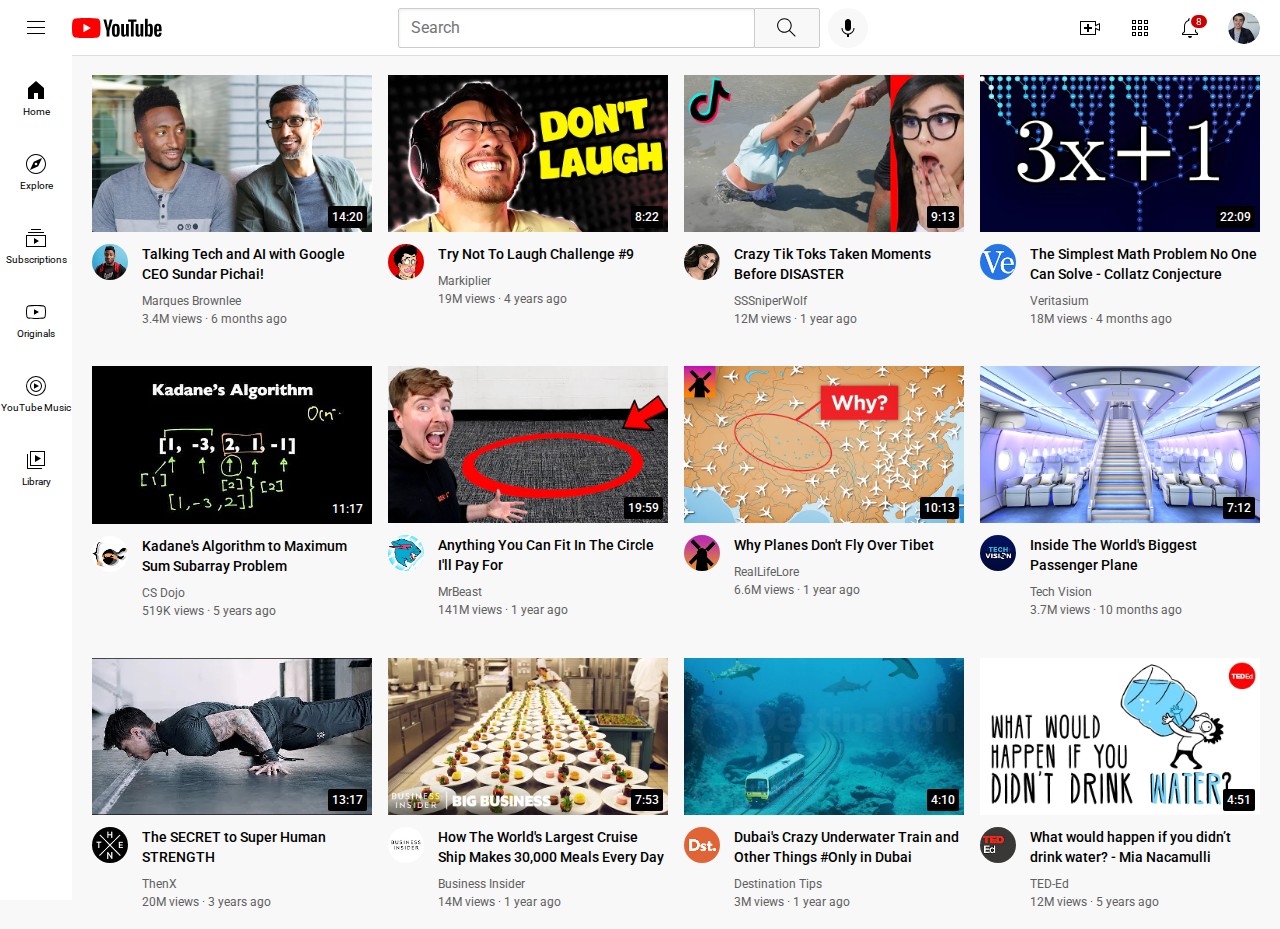
<file: index.html>
<!DOCTYPE html>
<html>
  <head>
    <title>Youtube.com Clone</title>
    <meta name="viewport" content="width=device-width, initial-scale=1">

    <link rel="preconnect" href="https://fonts.googleapis.com">
    <link rel="preconnect" href="https://fonts.gstatic.com" crossorigin>
    <link href="https://fonts.googleapis.com/css2?family=Montserrat:wght@400;700&family=Roboto:wght@400;500;700&display=swap" rel="stylesheet">
    
    <link rel="stylesheet" href="styles/general.css">
    <link rel="stylesheet" href="styles/header.css">
    <link rel="stylesheet" href="styles/video.css">
    <link rel="stylesheet" href="styles/sidebar.css">
  </head>
  <body>
    <div class="header">
      <div class="left-section">
        <img class="hamburger-menu" src="icons/hamburger-menu.svg">
        <img class="youtube-logo"src="icons/youtube-logo.svg">
      </div>
      <div class="middle-section">
        <input class="search-bar" type="text" placeholder="Search">
        <button class="search-button">
          <img class="search-icon"src="icons/search.svg">
          <div class="tooltip">Search</div>
        </button>
        <button class="voice-search-button">
          <img class="voice-search-icon"src="icons/voice-search-icon.svg">
          <div class="tooltip">Search with your voice</div>
        </button>
      </div>
      <div class="right-section">
        <div class="upload-icon-container">
          <img class="upload-icon"src="icons/upload.svg">
          <div class="tooltip">Create</div>
        </div>
        <div class="youtube-apps-icon-container">
          <img class="youtube-apps-icon" src="icons/youtube-apps.svg">
          <div class="tooltip">YouTube apps</div>
        </div>    
        <div class="notifications-icon-container">
          <img class="notifications-icon" 
          src="icons/notifications.svg">
          <div class="tooltip">Notifications</div>
          <div class="notifications-count">8</div>
        </div>
        
        <img 
        class="current-user-picture"
        src="channel-pictures/my-channel.jpeg">
      </div> 
    </div>

    <div class="sidebar">
      <div class="sidebar-link">
        <img src="icons/home.svg">
        <div>Home</div>
      </div>
      <div class="sidebar-link">
        <img src="icons/explore.svg">
        <div>Explore</div>
      </div>
      <div class="sidebar-link">
        <img src="icons/subscriptions.svg">
        <div>Subscriptions</div>
      </div>
      <div class="sidebar-link">
        <img src="icons/originals.svg">
        <div>Originals</div>
      </div>
      <div class="sidebar-link">
        <img src="icons/youtube-music.svg">
        <div>YouTube Music</div>
      </div>
      <div class="sidebar-link">
        <img src="icons/library.svg">
        <div>Library</div>
      </div>
    </div>

    <div class="video-grid">
      <div class="video-preview">
        <div class="thumbnail-row">
          <img class="thumbnail" src="thumbnails/thumbnail-1.webp">
          <div class="video-time">14:20</div>
        </div>
        <div class="video-info-grid">
          <div class="channel-picture">
            <div class="channel-profile-pic">
              <a href="https://www.youtube.com/c/mkbhd" target="_blank">
                <img class="profile-picture" src="channel-pictures/channel-1.jpeg">
              </a>
              <div class="video-tooltip">
                <div>
                  <img class="profile-picture-tooltip" src="channel-pictures/channel-1.jpeg">
                </div>
                <div style="margin-left: 5px;">
                  <p style="font-weight: bold; margin-bottom: 3px;">
                    Marques Brownlee</p>
                  <p style="font-size: 12px;">15M subscribers</p>
                </div> 
              </div>
            </div>
          </div>
          <div class="video-info">
            <p class="video-title">
              <a class="video-link" href="https://www.youtube.com/watch?v=n2RNcPRtAiY" target="_blank">Talking Tech and AI with Google CEO Sundar Pichai!</a>
            </p>
            <p class="video-author">
              <a class="channel-link" href="https://www.youtube.com/c/mkbhd" target="_blank">Marques Brownlee</a>
            </p>
            <p class="video-stat">
              3.4M views &#183; 6 months ago
            </p>
          </div>
        </div>      
      </div>
  
      <div class="video-preview">
        <div class="thumbnail-row">
          <img class="thumbnail" src="thumbnails/thumbnail-2.webp">
          <div class="video-time">8:22</div>
        </div>
        <div class="video-info-grid">
          <div class="channel-picture">
            <div class="channel-profile-pic">
              <a>
                <img class="profile-picture" src="channel-pictures/channel-2.jpeg">
              </a>
              <div class="video-tooltip">
                <div>
                  <img class="profile-picture-tooltip" src="channel-pictures/channel-2.jpeg">
                </div>
                <div style="margin-left: 5px;">
                  <p style="font-weight: bold; margin-bottom: 3px;">
                    Markiplier</p>
                  <p style="font-size: 12px;">30M subscribers</p>
                </div> 
              </div>
            </div>
          </div>
          <div class="video-info">
            <p class="video-title">
              Try Not To Laugh Challenge #9
            </p>
            <p class="video-author">
              Markiplier
            </p>
            <p class="video-stat">
              19M views &#183; 4 years ago
            </p>
          </div>
        </div>      
      </div>
  
      <div class="video-preview">
        <div class="thumbnail-row">
          <img class="thumbnail" src="thumbnails/thumbnail-3.webp">
          <div class="video-time">9:13</div>
        </div>
        <div class="video-info-grid">
          <div class="channel-picture">
            <div class="channel-profile-pic">
              <img class="profile-picture" src="channel-pictures/channel-3.jpeg">
            <div class="video-tooltip">
              <div>
                <img class="profile-picture-tooltip" src="channel-pictures/channel-3.jpeg">
              </div>
              <div style="margin-left: 5px;">
                <p style="font-weight: bold; margin-bottom: 3px;">
                  SSSniperWolf</p>
                <p style="font-size: 12px;">20M subscribers</p>
              </div> 
            </div>
            </div> 
          </div>
          <div class="video-info">
            <p class="video-title">
              Crazy Tik Toks Taken Moments Before DISASTER
            </p>
            <p class="video-author">
              SSSniperWolf
            </p>
            <p class="video-stat">
              12M views &#183; 1 year ago
            </p>
          </div>
        </div>      
      </div>
  
      <div class="video-preview">
        <div class="thumbnail-row">
          <img class="thumbnail" src="thumbnails/thumbnail-4.webp">
          <div class="video-time">22:09</div>
        </div>
        <div class="video-info-grid">
          <div class="channel-picture">
            <img class="profile-picture" src="channel-pictures/channel-4.jpeg">
          </div>
          <div class="video-info">
            <p class="video-title">
              The Simplest Math Problem No One Can Solve - Collatz Conjecture
            </p>
            <p class="video-author">
              Veritasium
            </p>
            <p class="video-stat">
              18M views &#183; 4 months ago
            </p>
          </div>
        </div>      
      </div>

      <div class="video-preview">
        <div class="thumbnail-row">
          <img class="thumbnail" src="thumbnails/thumbnail-5.webp">
          <div class="video-time">11:17</div>
        </div>
        <div class="video-info-grid">
          <div class="channel-picture">
            <img class="profile-picture" src="channel-pictures/channel-5.jpeg">
          </div>
          <div class="video-info">
            <p class="video-title">
              Kadane's Algorithm to Maximum Sum Subarray Problem
            </p>
            <p class="video-author">
              CS Dojo
            </p>
            <p class="video-stat">
              519K views &#183; 5 years ago
            </p>
          </div>
          </div>
        </div> 
        
        <div class="video-preview">
          <div class="thumbnail-row">
            <img class="thumbnail" src="thumbnails/thumbnail-6.webp">
            <div class="video-time">19:59</div>
          </div>
          <div class="video-info-grid">
            <div class="channel-picture">
              <img class="profile-picture" src="channel-pictures/channel-6.jpeg">
            </div>
            <div class="video-info">
              <p class="video-title">
                Anything You Can Fit In The Circle I'll Pay For
              </p>
              <p class="video-author">
                MrBeast
              </p>
              <p class="video-stat">
                141M views &#183; 1 year ago
              </p>
            </div>
          </div>
      </div>

      <div class="video-preview">
        <div class="thumbnail-row">
          <img class="thumbnail" src="thumbnails/thumbnail-7.webp">
          <div class="video-time">10:13</div>
        </div>
        <div class="video-info-grid">
          <div class="channel-picture">
            <img class="profile-picture" src="channel-pictures/channel-7.jpeg">
          </div>
          <div class="video-info">
            <p class="video-title">
              Why Planes Don't Fly Over Tibet
            </p>
            <p class="video-author">
              RealLifeLore
            </p>
            <p class="video-stat">
              6.6M views &#183; 1 year ago
            </p>
          </div>
        </div>
    </div>

    <div class="video-preview">
      <div class="thumbnail-row">
        <img class="thumbnail" src="thumbnails/thumbnail-8.webp">
        <div class="video-time">7:12</div>
      </div>
      <div class="video-info-grid">
        <div class="channel-picture">
          <img class="profile-picture" src="channel-pictures/channel-8.jpeg">
        </div>
        <div class="video-info">
          <p class="video-title">
            Inside The World's Biggest Passenger Plane
          </p>
          <p class="video-author">
            Tech Vision
          </p>
          <p class="video-stat">
            3.7M views &#183; 10 months ago
          </p>
        </div>
      </div>
    </div>

    <div class="video-preview">
      <div class="thumbnail-row">
        <img class="thumbnail" src="thumbnails/thumbnail-9.webp">
        <div class="video-time">13:17</div>
      </div>
      <div class="video-info-grid">
        <div class="channel-picture">
          <img class="profile-picture" src="channel-pictures/channel-9.jpeg">
        </div>
        <div class="video-info">
          <p class="video-title">
            The SECRET to Super Human STRENGTH
          </p>
          <p class="video-author">
            ThenX
          </p>
          <p class="video-stat">
            20M views &#183; 3 years ago
          </p>
        </div>
      </div>
    </div>

    <div class="video-preview">
      <div class="thumbnail-row">
        <img class="thumbnail" src="thumbnails/thumbnail-10.webp">
        <div class="video-time">7:53</div>
      </div>
      <div class="video-info-grid">
        <div class="channel-picture">
          <img class="profile-picture" src="channel-pictures/channel-10.jpeg">
        </div>
        <div class="video-info">
          <p class="video-title">
            How The World's Largest Cruise Ship Makes 30,000 Meals Every Day
          </p>
          <p class="video-author">
            Business Insider
          </p>
          <p class="video-stat">
            14M views &#183; 1 year ago
          </p>
        </div>
      </div>
    </div>

    <div class="video-preview">
      <div class="thumbnail-row">
        <img class="thumbnail" src="thumbnails/thumbnail-11.webp">
        <div class="video-time">4:10</div>
      </div>
      <div class="video-info-grid">
        <div class="channel-picture">
          <img class="profile-picture" src="channel-pictures/channel-11.jpeg">
        </div>
        <div class="video-info">
          <p class="video-title">
            Dubai's Crazy Underwater Train and Other Things #Only in Dubai
          </p>
          <p class="video-author">
            Destination Tips
          </p>
          <p class="video-stat">
            3M views &#183; 1 year ago
          </p>
        </div>
      </div>
    </div>

    <div class="video-preview">
      <div class="thumbnail-row">
        <img class="thumbnail" src="thumbnails/thumbnail-12.webp">
        <div class="video-time">4:51</div>
      </div>
      <div class="video-info-grid">
        <div class="channel-picture">
          <img class="profile-picture" src="channel-pictures/channel-12.jpeg">
        </div>
        <div class="video-info">
          <p class="video-title">
            What would happen if you didn’t drink water? - Mia Nacamulli
          </p>
          <p class="video-author">
            TED-Ed
          </p>
          <p class="video-stat">
            12M views &#183; 5 years ago
          </p>
        </div>
      </div>
    </div>
  </div>

  </body>
</html>
</file>
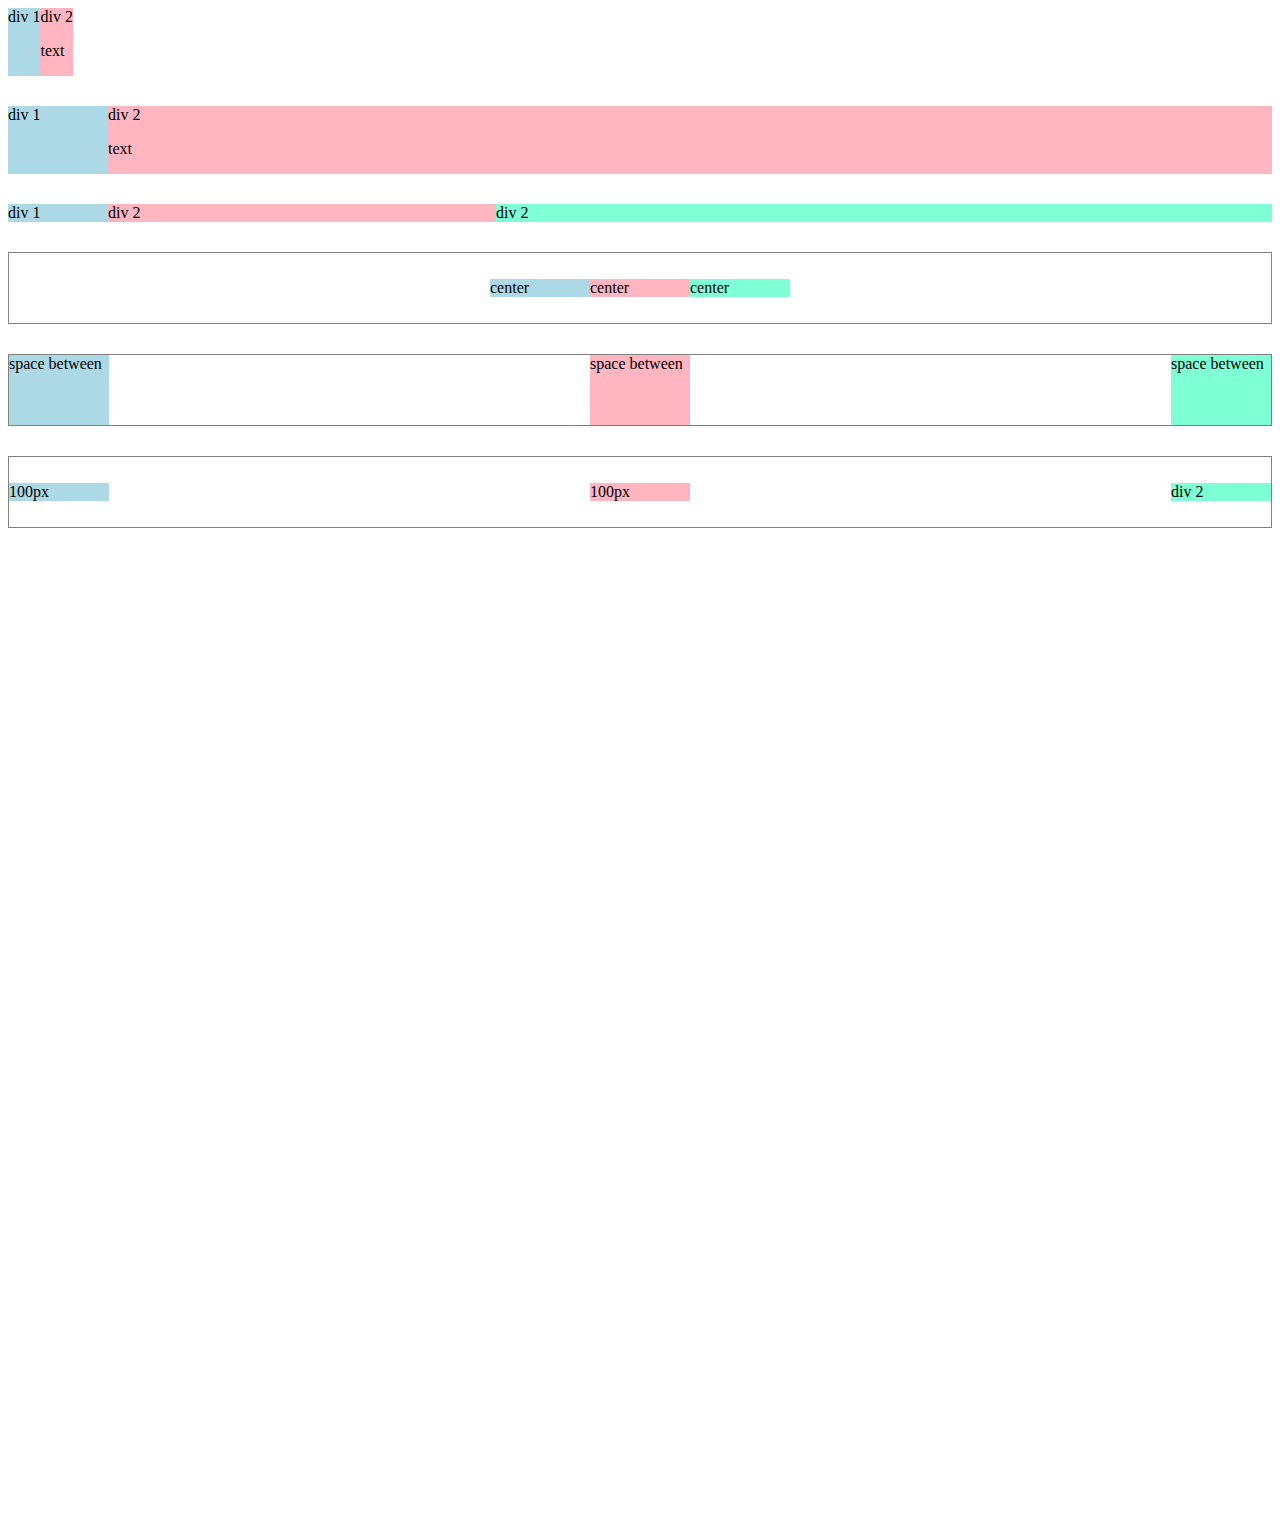
<file: flexbox.html>
<!DOCTYPE html>
<html>
  <head>
    <title>Flexbox Practice</title>
  </head>
  <body style="padding-bottom: 1000px;">

    <div style=" 
      display: flex;
      flex-direction: row;">
      <div style="background-color: lightblue;">div 1</div>
      <div style="background-color: lightpink;">div 2<p>text</p></div>
    </div>

    <div style="
      margin-top: 30px;
      display: flex;
      flex-direction: row;">
      <div style="
        background-color: lightblue;
        width: 100px;">div 1</div>
      <div style="
        background-color: lightpink;
        flex: 1;">div 2<p>text</p></div>
    </div>

    <div style="
      margin-top: 30px;
      display: flex;
      flex-direction: row;">
      <div style="
        background-color: lightblue;
        width: 100px;">div 1</div>
      <div style="
        background-color: lightpink;
        flex: 1;">div 2</div>
      <div style="
      background-color: aquamarine;
      flex: 2;">div 2</div>
    </div>

    <div style="
        margin-top: 30px;
        height: 70px;
        border-width: 1px;
        border-style: solid;
        border-color: gray;
        display: flex;
        flex-direction: row;
        justify-content: center;
        align-items: center;">
      <div style="
        background-color: lightblue;
        width: 100px;
        ">center</div>
      <div style="
        background-color: lightpink;
        width: 100px;
        ">center</div>
      <div style="
        background-color: aquamarine;
        width: 100px;
        ">center</div>
      </div>

      <div style="
        margin-top: 30px;
        height: 70px;
        border-width: 1px;
        border-style: solid;
        border-color: gray;
        display: flex;
        flex-direction: row;
        justify-content: space-between;">
      <div style="
        background-color: lightblue;
        width: 100px;
        ">space between</div>
      <div style="
        background-color: lightpink;
        width: 100px;
        ">space between</div>
      <div style="
        background-color: aquamarine;
        width: 100px;
        ">space between</div>
      </div>

      <div style="
        margin-top: 30px;
        height: 70px;
        border-width: 1px;
        border-style: solid;
        border-color: gray;
        display: flex;
        flex-direction: row;
        justify-content: space-between;
        align-items: center;">
      <div style="
        background-color: lightblue;
        width: 100px;
        ">100px</div>
      <div style="
        background-color: lightpink;
        width: 100px;
        ">100px</div>
      <div style="
        background-color: aquamarine;
        width: 100px;
        ">div 2</div>
      </div>
  </body>
</html>
</file>
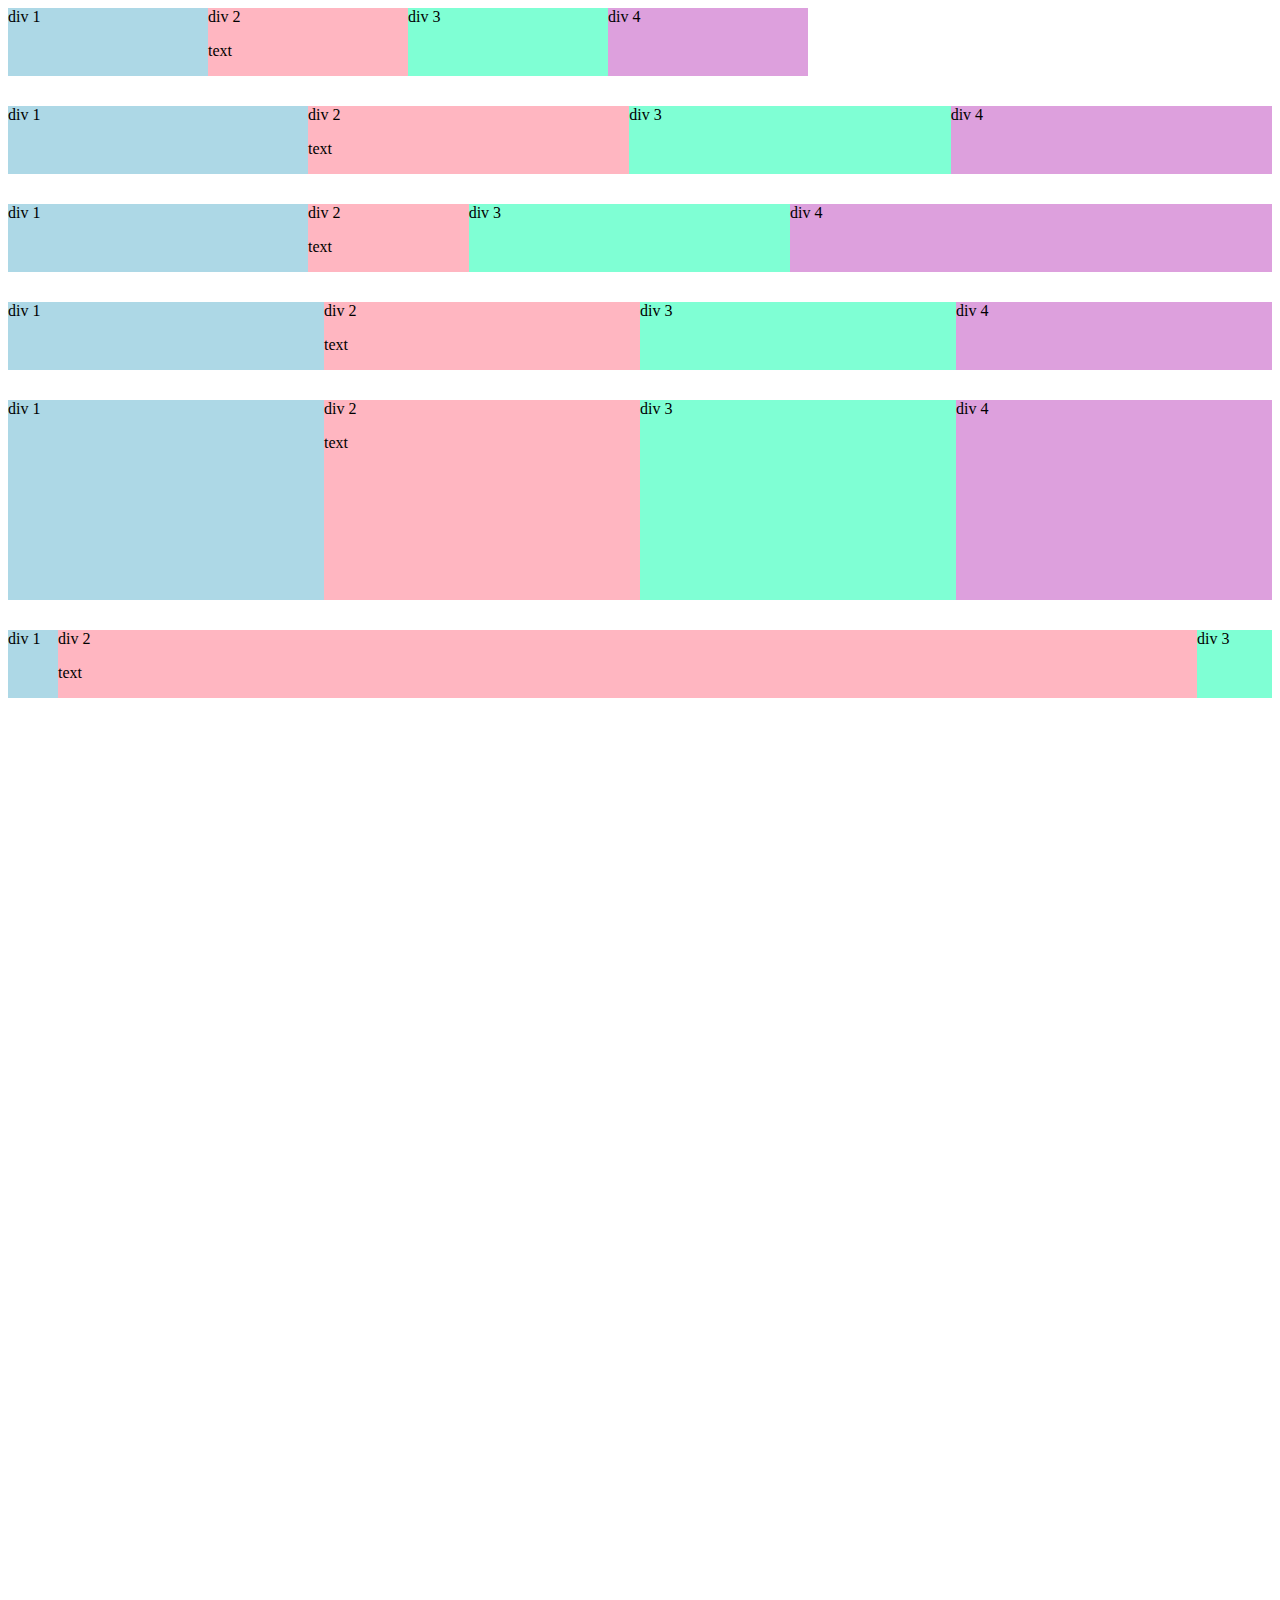
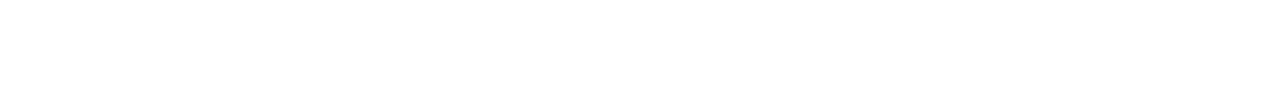
<file: grid.html>
<!DOCTYPE html>
<html>
  <head>
    <title>Grid Practice</title>
  </head>
  <body style="padding-bottom: 1000px;">
    <div style="
     
      display: grid;
      grid-template-columns: 200px 200px 200px 200px;">
      <div style="background-color: lightblue;">div 1</div>
      <div style="background-color: lightpink;">div 2<p>text</p></div>
      <div style="background-color: aquamarine;">div 3</div>
      <div style="background-color: plum;">div 4</div>
    </div>

    <div style="
      margin-top: 30px;
      display: grid;
      grid-template-columns: 300px 1fr 1fr 1fr;">
      <div style="background-color: lightblue;">div 1</div>
      <div style="background-color: lightpink;">div 2<p>text</p></div>
      <div style="background-color: aquamarine;">div 3</div>
      <div style="background-color: plum;">div 4</div>
    </div>

    <div style="
      margin-top: 30px;
      display: grid;
      grid-template-columns: 300px 1fr 2fr 3fr;">
      <div style="background-color: lightblue;">div 1</div>
      <div style="background-color: lightpink;">div 2<p>text</p></div>
      <div style="background-color: aquamarine;">div 3</div>
      <div style="background-color: plum;">div 4</div>
    </div>

    <div style="
      margin-top: 30px;
      display: grid;
      grid-template-columns: 1fr 1fr 1fr 1fr;">
      <div style="background-color: lightblue;">div 1</div>
      <div style="background-color: lightpink;">div 2<p>text</p></div>
      <div style="background-color: aquamarine;">div 3</div>
      <div style="background-color: plum;">div 4</div>
    </div>

    <div style="
      margin-top: 30px;
      display: grid;
      grid-template-columns: 1fr 1fr 1fr 1fr;">
      <div style="background-color: lightblue;height: 200px;">div 1</div>
      <div style="background-color: lightpink; height: 200px;">div 2<p>text</p></div>
      <div style="background-color: aquamarine; height: 200px;">div 3</div>
      <div style="background-color: plum; height: 200px;">div 4</div>
    </div>

    <div style="
      margin-top: 30px;
      display: grid;
      grid-template-columns: 50px 1fr 75px;">
      <div style="background-color: lightblue;">div 1</div>
      <div style="background-color: lightpink;">div 2<p>text</p></div>
      <div style="background-color: aquamarine;">div 3</div>
    </div>
  </body>
</html>
</file>
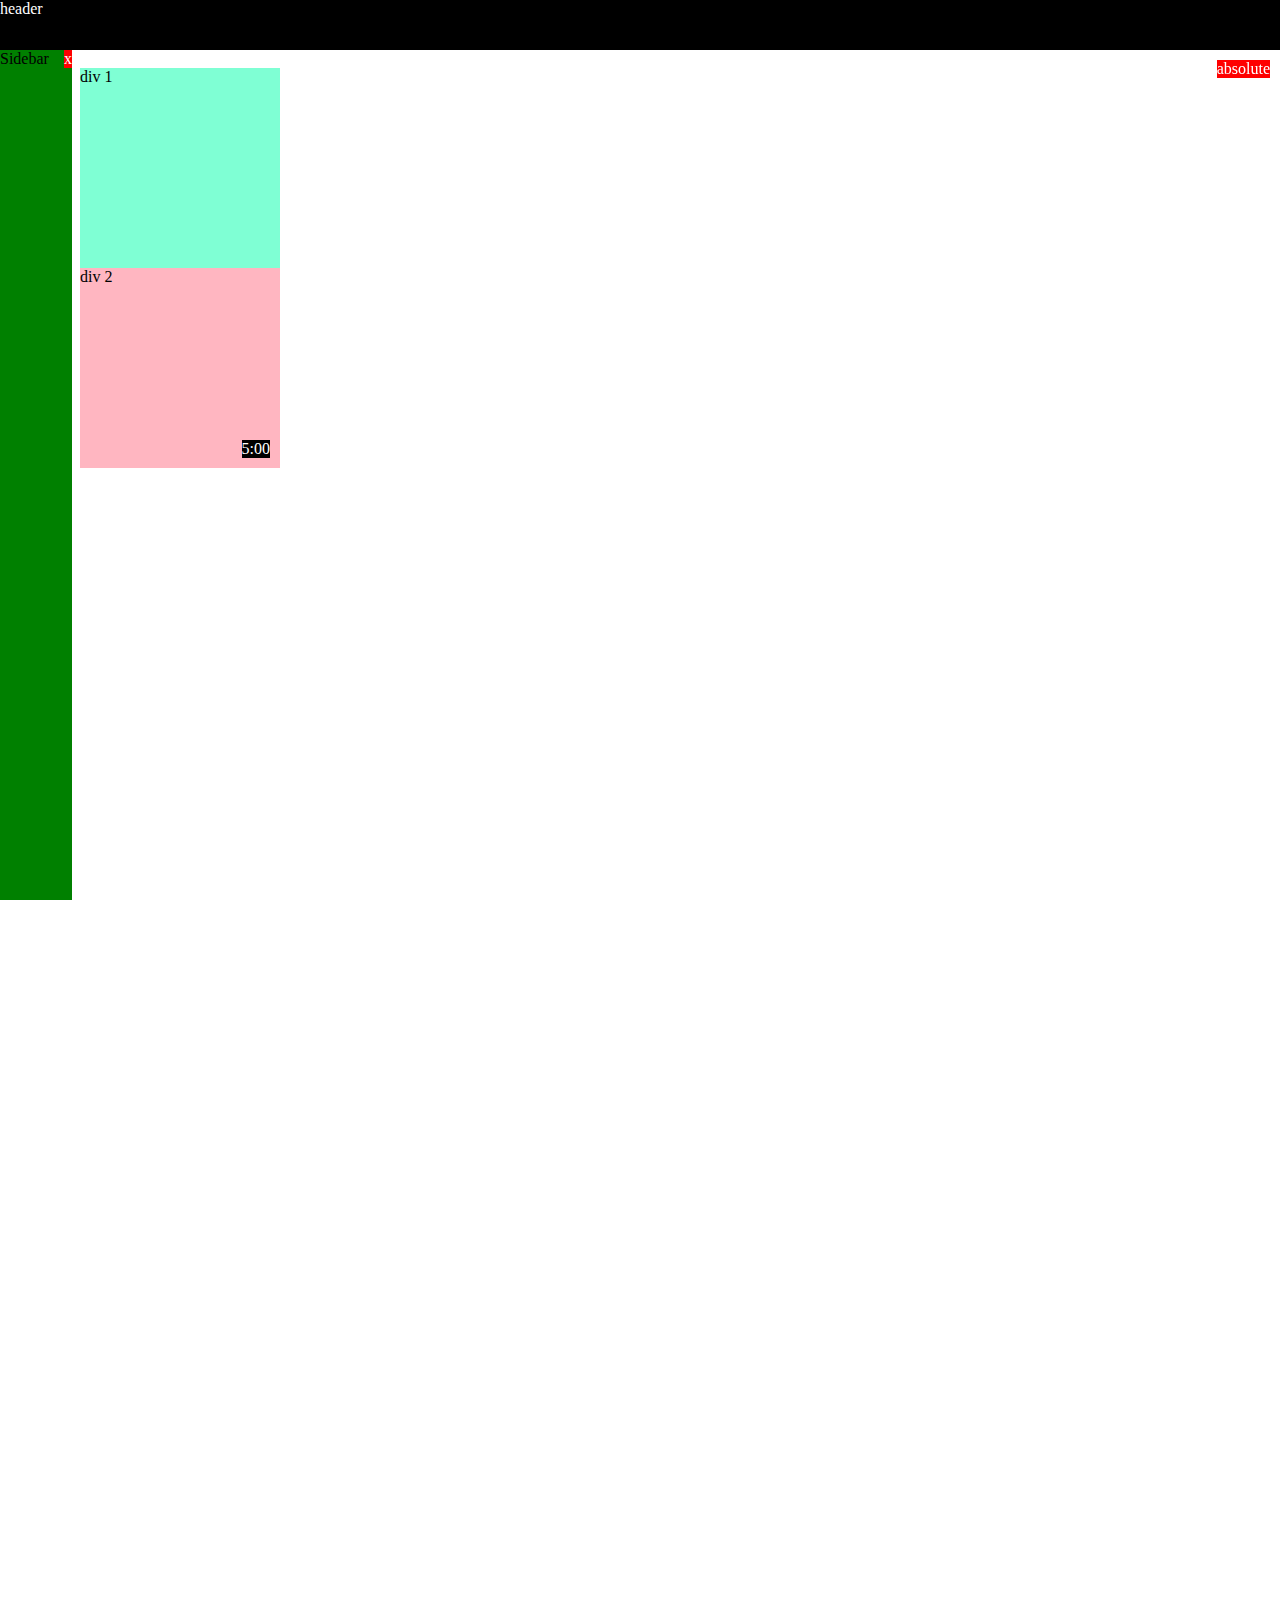
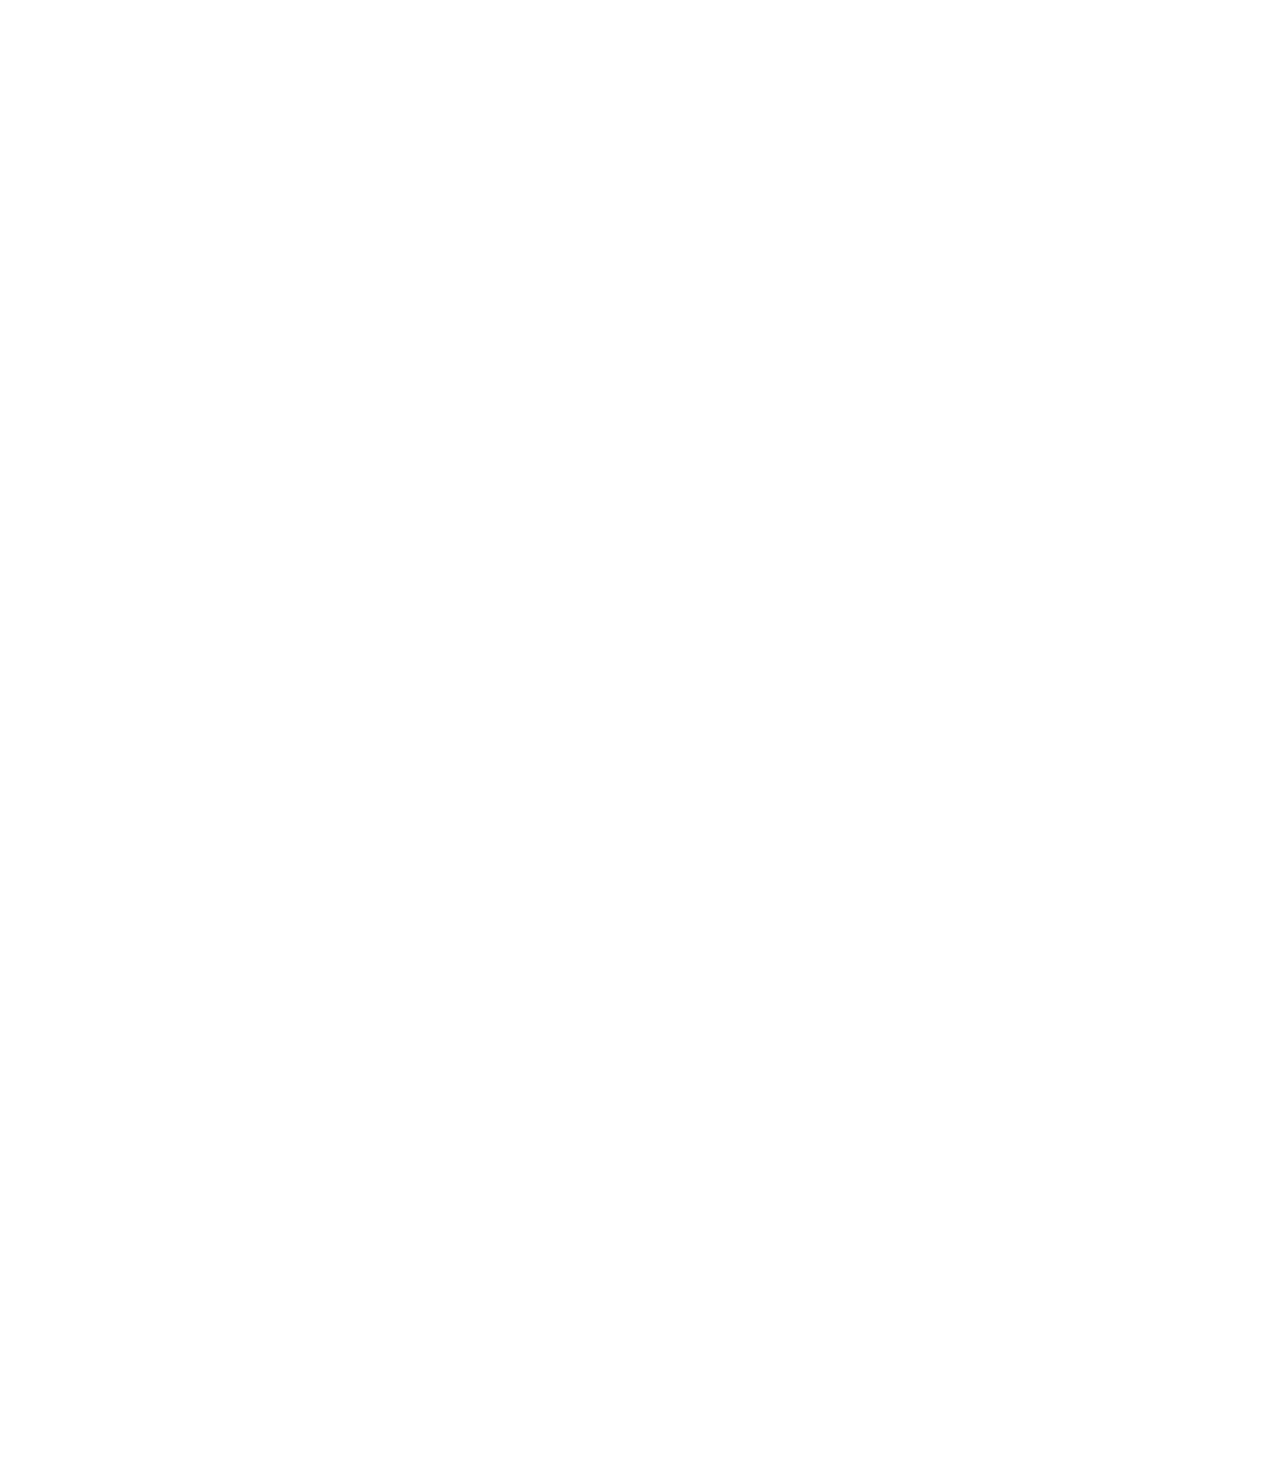
<file: position.html>
<!DOCTYPE html>
<html>
  <head>
    <title>Position Practice</title>
  </head>
  <body style="
    height: 3000px;
    padding-top: 60px;
    padding-left: 72px;
    ">
    <div style="
      background-color: black;
      color: white;
      position: fixed;
      top: 0;
      left: 0;
      right: 0;
      height: 50px;
      ">header</div>

     <div style="
      background-color: green;
      position: fixed;
      top: 50px;
      left: 0;
      bottom: 0;
      width: 72px;">
      Sidebar
      <div style="
        position: absolute;
        background-color: red;
        color: white;
        top: 0;
        right: 0;
      ">
        x
      </div>
     </div>

    <div style="
      position: absolute;
      background-color: red;
      color: white;
      top: 60px;
      right: 10px;
    ">
     absolute
    </div>     


    <div style="
      background-color: aquamarine;
      height: 200px;
      width: 200px;
      position: static;
      ">div 1</div>
    <div style="
    background-color: lightpink;
    height: 200px;
    width: 200px;
    position: relative;
    ">div 2
      <div style="
      position: absolute;
      background-color: black;
      color: white;
      bottom: 10px;
      right: 10px;
    ">
     5:00
    </div>
  </div>

  </body>
</html>
</file>
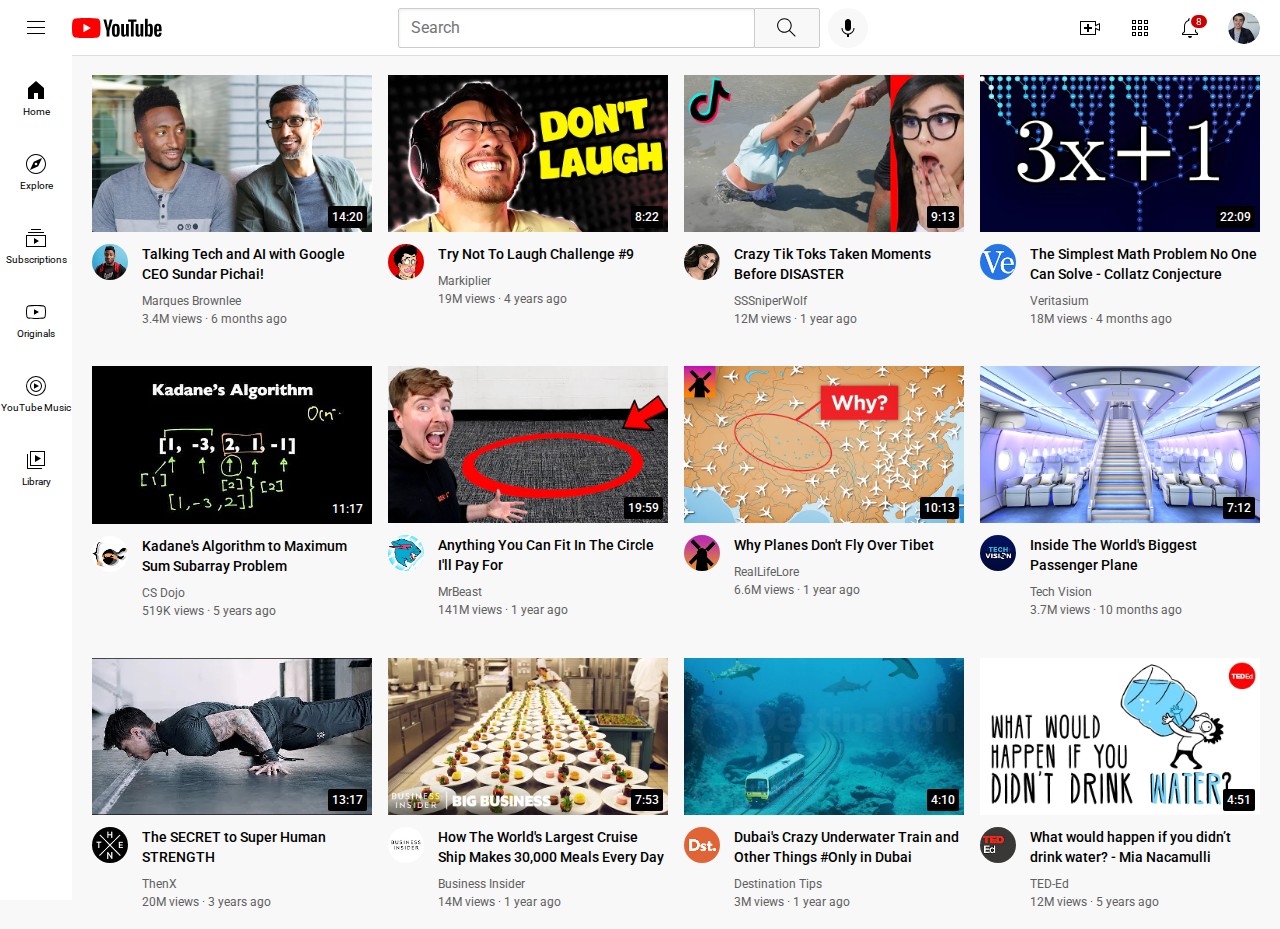
<file: youtube.html>
<!DOCTYPE html>
<html>
  <head>
    <title>Youtube.com Clone</title>
    <meta name="viewport" content="width=device-width, initial-scale=1">

    <link rel="preconnect" href="https://fonts.googleapis.com">
    <link rel="preconnect" href="https://fonts.gstatic.com" crossorigin>
    <link href="https://fonts.googleapis.com/css2?family=Montserrat:wght@400;700&family=Roboto:wght@400;500;700&display=swap" rel="stylesheet">
    
    <link rel="stylesheet" href="styles/general.css">
    <link rel="stylesheet" href="styles/header.css">
    <link rel="stylesheet" href="styles/video.css">
    <link rel="stylesheet" href="styles/sidebar.css">
  </head>
  <body>
    <div class="header">
      <div class="left-section">
        <img class="hamburger-menu" src="icons/hamburger-menu.svg">
        <img class="youtube-logo"src="icons/youtube-logo.svg">
      </div>
      <div class="middle-section">
        <input class="search-bar" type="text" placeholder="Search">
        <button class="search-button">
          <img class="search-icon"src="icons/search.svg">
          <div class="tooltip">Search</div>
        </button>
        <button class="voice-search-button">
          <img class="voice-search-icon"src="icons/voice-search-icon.svg">
          <div class="tooltip">Search with your voice</div>
        </button>
      </div>
      <div class="right-section">
        <div class="upload-icon-container">
          <img class="upload-icon"src="icons/upload.svg">
          <div class="tooltip">Create</div>
        </div>
        <div class="youtube-apps-icon-container">
          <img class="youtube-apps-icon" src="icons/youtube-apps.svg">
          <div class="tooltip">YouTube apps</div>
        </div>    
        <div class="notifications-icon-container">
          <img class="notifications-icon" 
          src="icons/notifications.svg">
          <div class="tooltip">Notifications</div>
          <div class="notifications-count">8</div>
        </div>
        
        <img 
        class="current-user-picture"
        src="channel-pictures/my-channel.jpeg">
      </div> 
    </div>

    <div class="sidebar">
      <div class="sidebar-link">
        <img src="icons/home.svg">
        <div>Home</div>
      </div>
      <div class="sidebar-link">
        <img src="icons/explore.svg">
        <div>Explore</div>
      </div>
      <div class="sidebar-link">
        <img src="icons/subscriptions.svg">
        <div>Subscriptions</div>
      </div>
      <div class="sidebar-link">
        <img src="icons/originals.svg">
        <div>Originals</div>
      </div>
      <div class="sidebar-link">
        <img src="icons/youtube-music.svg">
        <div>YouTube Music</div>
      </div>
      <div class="sidebar-link">
        <img src="icons/library.svg">
        <div>Library</div>
      </div>
    </div>

    <div class="video-grid">
      <div class="video-preview">
        <div class="thumbnail-row">
          <img class="thumbnail" src="thumbnails/thumbnail-1.webp">
          <div class="video-time">14:20</div>
        </div>
        <div class="video-info-grid">
          <div class="channel-picture">
            <div class="channel-profile-pic">
              <a href="https://www.youtube.com/c/mkbhd" target="_blank">
                <img class="profile-picture" src="channel-pictures/channel-1.jpeg">
              </a>
              <div class="video-tooltip">
                <div>
                  <img class="profile-picture-tooltip" src="channel-pictures/channel-1.jpeg">
                </div>
                <div style="margin-left: 5px;">
                  <p style="font-weight: bold; margin-bottom: 3px;">
                    Marques Brownlee</p>
                  <p style="font-size: 12px;">15M subscribers</p>
                </div> 
              </div>
            </div>
          </div>
          <div class="video-info">
            <p class="video-title">
              <a class="video-link" href="https://www.youtube.com/watch?v=n2RNcPRtAiY" target="_blank">Talking Tech and AI with Google CEO Sundar Pichai!</a>
            </p>
            <p class="video-author">
              <a class="channel-link" href="https://www.youtube.com/c/mkbhd" target="_blank">Marques Brownlee</a>
            </p>
            <p class="video-stat">
              3.4M views &#183; 6 months ago
            </p>
          </div>
        </div>      
      </div>
  
      <div class="video-preview">
        <div class="thumbnail-row">
          <img class="thumbnail" src="thumbnails/thumbnail-2.webp">
          <div class="video-time">8:22</div>
        </div>
        <div class="video-info-grid">
          <div class="channel-picture">
            <div class="channel-profile-pic">
              <a>
                <img class="profile-picture" src="channel-pictures/channel-2.jpeg">
              </a>
              <div class="video-tooltip">
                <div>
                  <img class="profile-picture-tooltip" src="channel-pictures/channel-2.jpeg">
                </div>
                <div style="margin-left: 5px;">
                  <p style="font-weight: bold; margin-bottom: 3px;">
                    Markiplier</p>
                  <p style="font-size: 12px;">30M subscribers</p>
                </div> 
              </div>
            </div>
          </div>
          <div class="video-info">
            <p class="video-title">
              Try Not To Laugh Challenge #9
            </p>
            <p class="video-author">
              Markiplier
            </p>
            <p class="video-stat">
              19M views &#183; 4 years ago
            </p>
          </div>
        </div>      
      </div>
  
      <div class="video-preview">
        <div class="thumbnail-row">
          <img class="thumbnail" src="thumbnails/thumbnail-3.webp">
          <div class="video-time">9:13</div>
        </div>
        <div class="video-info-grid">
          <div class="channel-picture">
            <div class="channel-profile-pic">
              <img class="profile-picture" src="channel-pictures/channel-3.jpeg">
            <div class="video-tooltip">
              <div>
                <img class="profile-picture-tooltip" src="channel-pictures/channel-3.jpeg">
              </div>
              <div style="margin-left: 5px;">
                <p style="font-weight: bold; margin-bottom: 3px;">
                  SSSniperWolf</p>
                <p style="font-size: 12px;">20M subscribers</p>
              </div> 
            </div>
            </div> 
          </div>
          <div class="video-info">
            <p class="video-title">
              Crazy Tik Toks Taken Moments Before DISASTER
            </p>
            <p class="video-author">
              SSSniperWolf
            </p>
            <p class="video-stat">
              12M views &#183; 1 year ago
            </p>
          </div>
        </div>      
      </div>
  
      <div class="video-preview">
        <div class="thumbnail-row">
          <img class="thumbnail" src="thumbnails/thumbnail-4.webp">
          <div class="video-time">22:09</div>
        </div>
        <div class="video-info-grid">
          <div class="channel-picture">
            <img class="profile-picture" src="channel-pictures/channel-4.jpeg">
          </div>
          <div class="video-info">
            <p class="video-title">
              The Simplest Math Problem No One Can Solve - Collatz Conjecture
            </p>
            <p class="video-author">
              Veritasium
            </p>
            <p class="video-stat">
              18M views &#183; 4 months ago
            </p>
          </div>
        </div>      
      </div>

      <div class="video-preview">
        <div class="thumbnail-row">
          <img class="thumbnail" src="thumbnails/thumbnail-5.webp">
          <div class="video-time">11:17</div>
        </div>
        <div class="video-info-grid">
          <div class="channel-picture">
            <img class="profile-picture" src="channel-pictures/channel-5.jpeg">
          </div>
          <div class="video-info">
            <p class="video-title">
              Kadane's Algorithm to Maximum Sum Subarray Problem
            </p>
            <p class="video-author">
              CS Dojo
            </p>
            <p class="video-stat">
              519K views &#183; 5 years ago
            </p>
          </div>
          </div>
        </div> 
        
        <div class="video-preview">
          <div class="thumbnail-row">
            <img class="thumbnail" src="thumbnails/thumbnail-6.webp">
            <div class="video-time">19:59</div>
          </div>
          <div class="video-info-grid">
            <div class="channel-picture">
              <img class="profile-picture" src="channel-pictures/channel-6.jpeg">
            </div>
            <div class="video-info">
              <p class="video-title">
                Anything You Can Fit In The Circle I'll Pay For
              </p>
              <p class="video-author">
                MrBeast
              </p>
              <p class="video-stat">
                141M views &#183; 1 year ago
              </p>
            </div>
          </div>
      </div>

      <div class="video-preview">
        <div class="thumbnail-row">
          <img class="thumbnail" src="thumbnails/thumbnail-7.webp">
          <div class="video-time">10:13</div>
        </div>
        <div class="video-info-grid">
          <div class="channel-picture">
            <img class="profile-picture" src="channel-pictures/channel-7.jpeg">
          </div>
          <div class="video-info">
            <p class="video-title">
              Why Planes Don't Fly Over Tibet
            </p>
            <p class="video-author">
              RealLifeLore
            </p>
            <p class="video-stat">
              6.6M views &#183; 1 year ago
            </p>
          </div>
        </div>
    </div>

    <div class="video-preview">
      <div class="thumbnail-row">
        <img class="thumbnail" src="thumbnails/thumbnail-8.webp">
        <div class="video-time">7:12</div>
      </div>
      <div class="video-info-grid">
        <div class="channel-picture">
          <img class="profile-picture" src="channel-pictures/channel-8.jpeg">
        </div>
        <div class="video-info">
          <p class="video-title">
            Inside The World's Biggest Passenger Plane
          </p>
          <p class="video-author">
            Tech Vision
          </p>
          <p class="video-stat">
            3.7M views &#183; 10 months ago
          </p>
        </div>
      </div>
    </div>

    <div class="video-preview">
      <div class="thumbnail-row">
        <img class="thumbnail" src="thumbnails/thumbnail-9.webp">
        <div class="video-time">13:17</div>
      </div>
      <div class="video-info-grid">
        <div class="channel-picture">
          <img class="profile-picture" src="channel-pictures/channel-9.jpeg">
        </div>
        <div class="video-info">
          <p class="video-title">
            The SECRET to Super Human STRENGTH
          </p>
          <p class="video-author">
            ThenX
          </p>
          <p class="video-stat">
            20M views &#183; 3 years ago
          </p>
        </div>
      </div>
    </div>

    <div class="video-preview">
      <div class="thumbnail-row">
        <img class="thumbnail" src="thumbnails/thumbnail-10.webp">
        <div class="video-time">7:53</div>
      </div>
      <div class="video-info-grid">
        <div class="channel-picture">
          <img class="profile-picture" src="channel-pictures/channel-10.jpeg">
        </div>
        <div class="video-info">
          <p class="video-title">
            How The World's Largest Cruise Ship Makes 30,000 Meals Every Day
          </p>
          <p class="video-author">
            Business Insider
          </p>
          <p class="video-stat">
            14M views &#183; 1 year ago
          </p>
        </div>
      </div>
    </div>

    <div class="video-preview">
      <div class="thumbnail-row">
        <img class="thumbnail" src="thumbnails/thumbnail-11.webp">
        <div class="video-time">4:10</div>
      </div>
      <div class="video-info-grid">
        <div class="channel-picture">
          <img class="profile-picture" src="channel-pictures/channel-11.jpeg">
        </div>
        <div class="video-info">
          <p class="video-title">
            Dubai's Crazy Underwater Train and Other Things #Only in Dubai
          </p>
          <p class="video-author">
            Destination Tips
          </p>
          <p class="video-stat">
            3M views &#183; 1 year ago
          </p>
        </div>
      </div>
    </div>

    <div class="video-preview">
      <div class="thumbnail-row">
        <img class="thumbnail" src="thumbnails/thumbnail-12.webp">
        <div class="video-time">4:51</div>
      </div>
      <div class="video-info-grid">
        <div class="channel-picture">
          <img class="profile-picture" src="channel-pictures/channel-12.jpeg">
        </div>
        <div class="video-info">
          <p class="video-title">
            What would happen if you didn’t drink water? - Mia Nacamulli
          </p>
          <p class="video-author">
            TED-Ed
          </p>
          <p class="video-stat">
            12M views &#183; 5 years ago
          </p>
        </div>
      </div>
    </div>
  </div>

  </body>
</html>
</file>
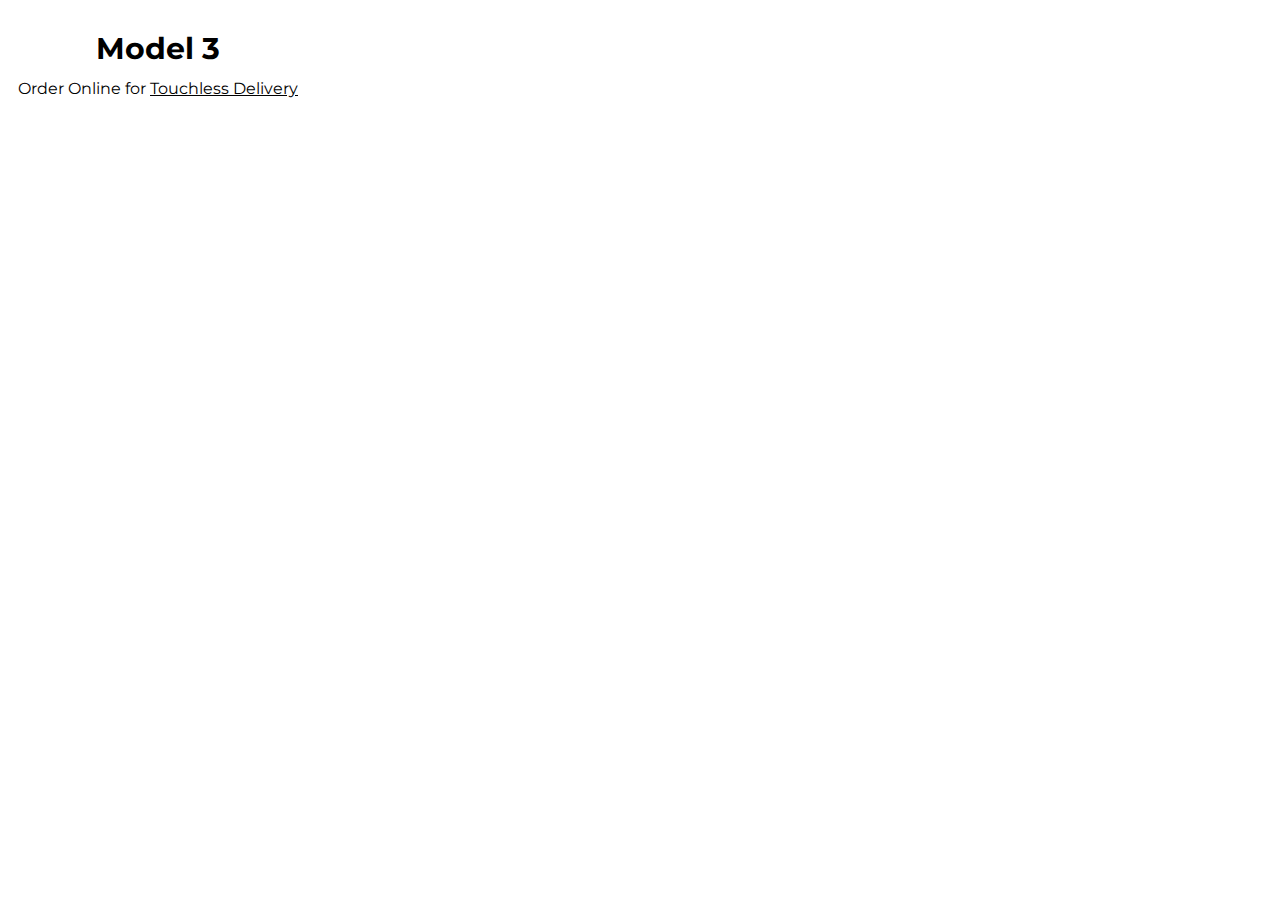
<file: intro-to-html/exercise6.html>
<!DOCTYPE html>
<html>
  <head>

    <link rel="preconnect" href="https://fonts.googleapis.com">
    <link rel="preconnect" href="https://fonts.gstatic.com" crossorigin>
    <link href="https://fonts.googleapis.com/css2?family=Montserrat:wght@400;700&family=Roboto:wght@400;700&display=swap" rel="stylesheet">

    <link rel="stylesheet" href="styles/exercise6.css">

  </head>
<body>
  <p class="model">Model 3</p>
  <p class="order">Order Online for <u>Touchless Delivery</u></p>
</body>
</html>
</file>
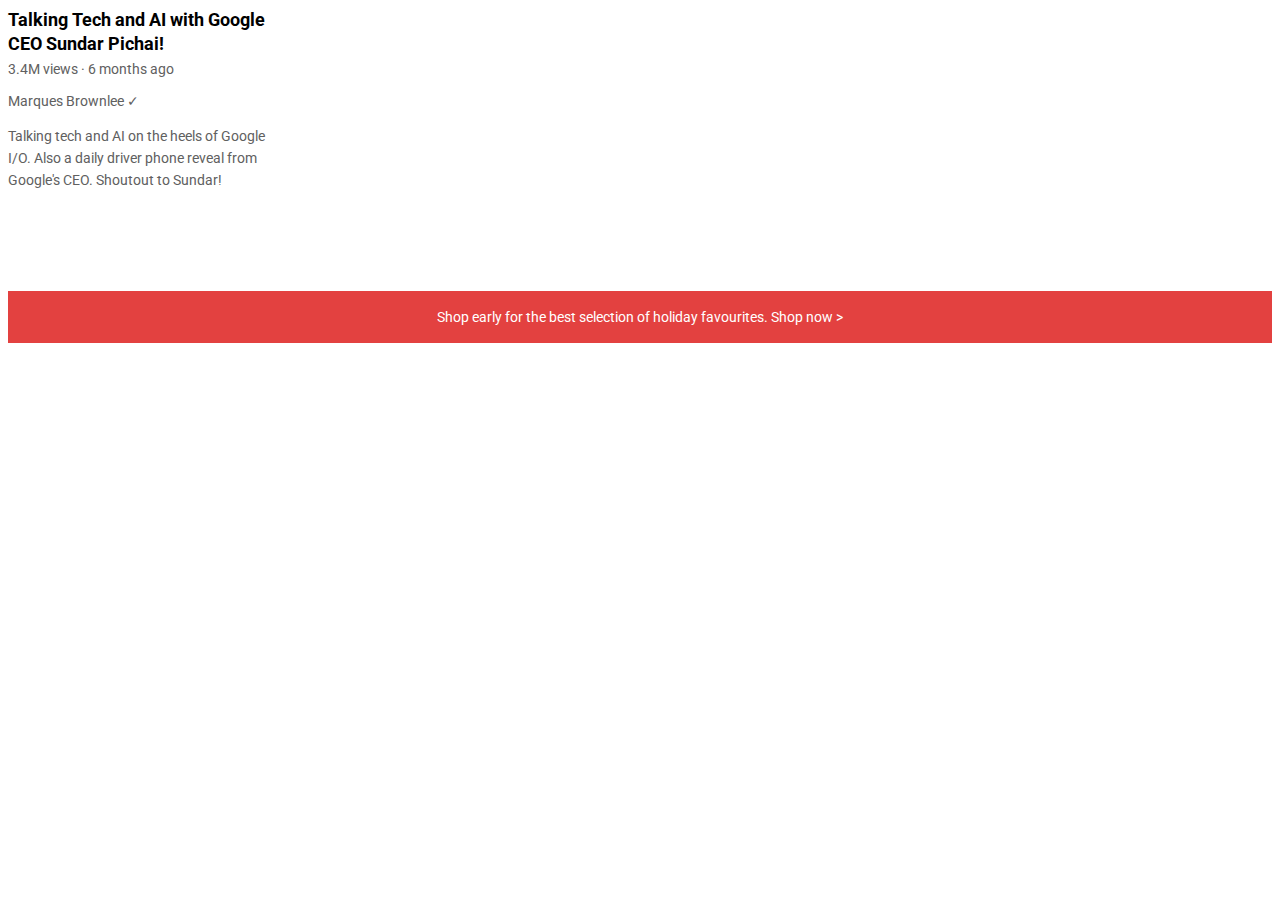
<file: intro-to-html/text.html>
<!DOCTYPE html>
<html>
  <head>
    <title>Text Practice</title>

    <link rel="preconnect" href="https://fonts.googleapis.com">
    <link rel="preconnect" href="https://fonts.gstatic.com" crossorigin>
    <link href="https://fonts.googleapis.com/css2?family=Roboto:wght@400;700&display=swap" rel="stylesheet">
 
    <link rel="stylesheet" href="styles/text.css">
  </head>
  <body>
    <p class="video-title">
      Talking Tech and AI with Google CEO Sundar Pichai!
    </p>
    
    <p class="video-stat">
      3.4M views &#183; 6 months ago
    </p>
    
    <p class="video-author">
      Marques Brownlee &#10003;
    </p>
    
    <p class="video-description">
      Talking tech and AI on the heels of Google 
      I/O. Also a daily driver phone reveal from 
      Google's CEO. Shoutout to Sundar!
    </p>
    
    <p class="apple-text">
      Shop early for the best selection of holiday 
      favourites. <span class="shop-link">Shop now &gt;</span>
    </p>
  </body>
</html>
</file>
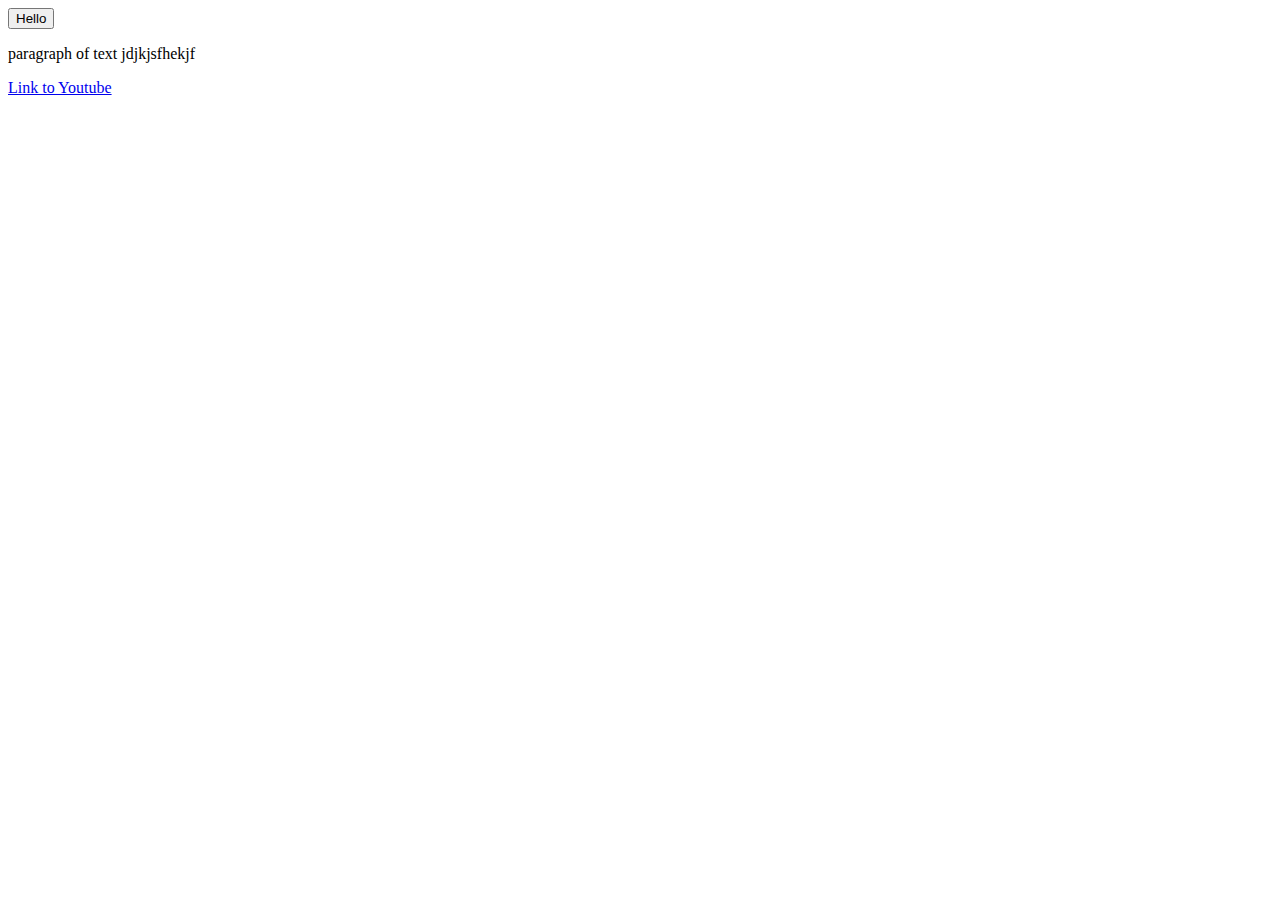
<file: intro-to-html/website.html>
<!DOCTYPE html>
<html>
  <head>
    <title>First Website</title>
  </head>
  <body>
    <button>
  Hello
</button>

<p>
  paragraph of text jdjkjsfhekjf
</p>

<a href="https://www.youtube.com/" target="_blank">
  Link to Youtube
</a>
  </body>
</html>
</file>
<file: styles/general.css>
p {
  font-family: Roboto, Arial;
  margin-top: 0;
  margin-bottom: 0;
}

body {
  font-family: Roboto, Arial;
  margin: 0;
  padding-top: 55px;
  padding-left: 72px;
  background-color: rgb(248, 248, 248);
}

a {
  text-decoration: none;
  color: inherit;
}

a:visited {
  text-decoration: none;
  color: inherit;
}
</file>
<file: styles/header.css>
.header {
  height: 55px;
  display: flex;
  flex-direction: row;
  justify-content: space-between;
  position: fixed;
  top: 0;
  left: 0;
  right: 0;
  background-color: white;
  border-bottom: rgb(222, 222, 222);
  border-bottom-style: solid;
  border-bottom-width: 1px;
  z-index: 100;


}

.left-section {
  display: flex;
  align-items: center;

}

.hamburger-menu {
  height: 24px;
  margin-right: 24px;
  margin-left: 24px;
  cursor: pointer;

}

.youtube-logo {
  height: 20px;
  cursor: pointer;
}

.middle-section {
  display: flex;
  flex: 1;
  margin-left: 60px;
  margin-right: 35px;
  max-width: 470px;
  align-items: center;

}

.search-bar {
  flex: 1;
  height: 36px;
  padding-left: 12px;
  font-size: 16px;
  border: 1px solid rgb(204, 204, 204);
  border-radius: 2px;
  box-shadow: inset 1px 2px 3px rgb(0, 0, 0, 0.05);
  width: 0;
}

.search-bar::placeholder {
  font-family: Roboto, Arial;
  font-size: 16px;
  
}

.search-button {
  height: 40px;
  width: 66px;
  background-color: rgb(248, 248, 248);
  border-width: 1px;
  border-style: solid;
  border-color: rgb(204, 204, 204);
  margin-left: -1px;
  border-top-right-radius: 2px;
  border-bottom-right-radius: 2px;
}

.search-button,
.voice-search-button,
.upload-icon-container,
.youtube-apps-icon-container,
.notifications-icon-container {
  cursor: pointer;
  position: relative;
  display: flex;
  justify-content: center;
  align-items: center;
}

.tooltip {
  position: absolute;
  font-family: Roboto, Arial;
  background-color: rgba(96, 96, 96, 0.9);
  color: white;
  padding: 8px 8px;
  border-radius: 2px;
  font-size: 12px;
  bottom: -45px;
  opacity: 0;
  transition: opacity 0.15s;
  pointer-events: none;
  white-space: nowrap;
}

.search-button:hover .tooltip,
.voice-search-button:hover .tooltip,
.upload-icon-container:hover .tooltip,
.youtube-apps-icon-container:hover .tooltip,
.notifications-icon-container:hover .tooltip
 {
  opacity: 1;

}

.search-icon {
  height: 25px;
  
}

.voice-search-button {
  height: 40px;
  width: 40px;
  border-radius: 50%;
  border: none;
  margin-left: 8px;
  background-color: rgb(248, 248, 248);
}

.voice-search-icon {
  height: 24px;
}

.right-section {
  width: 182px;
  display: flex;
  align-items: center;
  justify-content: space-between;
  margin-right: 20px;
  flex-shrink: 0;
}

.upload-icon {
  height: 24px;
}

.youtube-apps-icon {
  height: 24px;
}

.notifications-icon {
  height: 24px;
}

.notifications-count {
  color: white;
  background-color:rgb(204, 0, 0);
  font-size: 10px;
  font-family: Roboto, Arial;
  padding: 1px 5px;
  border-radius: 12px;
  position: absolute;
  top: -3px;
  right: -7px;
  border-color: white;
  border-width: 2px;
  border-style: solid;

}

.current-user-picture {
  height: 32px;
  border-radius: 50%;
  cursor: pointer;
}
</file>
<file: styles/video.css>
.thumbnail-row {
  margin-bottom: 8px;
  position: relative;
}

.thumbnail {
  width: 100%;
}

.video-info-grid {
  display: grid;
  grid-template-columns: 50px 1fr;
}

.channel-profile-pic {
  position: relative;
}

.profile-picture {
  width: 36px;
  border-radius: 50%;
  cursor: pointer;
}

.profile-picture-tooltip {
  width: 50px;
  border-radius: 50%;
}

.video-tooltip {
  display: flex;
  flex-direction: row;
  background-color: white;
  position: absolute;
  justify-content: center;
  align-items: center;
  font-size: 14px;
  font-family: Roboto, Arial;
  padding: 10px;
  opacity: 0;
  transition: opacity 0.15s;
  pointer-events: none;
  white-space: nowrap;
  border-width: 1px;
  border-radius: 3px;
  box-shadow: 3px 3px 3px 3px rgb(0, 0, 0, 0.15);
}

.channel-profile-pic:hover .video-tooltip {
  opacity: 1;
}

.video-title {
  margin-top: 0;
  font-size: 14px;
  font-weight: 500;
  line-height: 20px;
  margin-bottom: 10px;
  cursor: pointer;
}

.video-author,
.video-stat {
  font-size: 12px;
  color: rgb(96, 96, 96);
}

.video-author {
  margin-bottom: 4px;
  cursor: pointer;
  font-family: Roboto, Arial;

}

.video-grid {
  display: grid;
  grid-template-columns: 1fr 1fr 1fr;
  column-gap: 16px;
  row-gap: 40px;
  padding: 20px;
}

@media (max-width: 870px) {
  .video-grid {
    grid-template-columns: 1fr 1fr;
  }
}

@media (min-width: 1125px) {
  .video-grid {
    grid-template-columns: 1fr 1fr 1fr 1fr;
  }
}


.video-time {
  font-size: 12px;
  font-weight: 500;
  padding: 4px;
  border-radius: 2px;
  background-color: black;
  color: white;
  position: absolute;
  bottom: 8px;
  right: 5px;
}
</file>
<file: styles/sidebar.css>
.sidebar {
  position: fixed;
  left: 0;
  bottom: 0;
  top: 55px;
  width: 72px;
  background-color: white;
  z-index: 200;
  padding-top: 5px;
}

.sidebar-link {
  height: 74px;
  display: flex;
  justify-content: center;
  align-items: center;
  flex-direction: column;
  cursor: pointer;
  
}

.sidebar-link:hover {
  background-color: rgb(235, 235, 235);
}

.sidebar-link img {
  height: 24px;
  margin-bottom: 4px;
}

.sidebar-link div {
  font-size: 10px;
}
</file>
<file: intro-to-html/styles/exercise6.css>
p {
  font-family: Montserrat;
  width: 300px;
  text-align: center;
}

.model {
  font-weight: bold;
  font-size: 30px;
  margin-bottom: 0px;
}

.order {
  margin-top: 12px;
}
</file>
<file: intro-to-html/styles/text.css>
p {
  font-family: Roboto;
  margin-top: 0;
  margin-bottom: 0;
  
}
.video-title {
  font-weight: bold;
  font-size: 18px;
  width: 280px;
  line-height: 24px;
  margin-bottom: 5px;
} 

.video-stat {
  font-size: 14px;
  color: rgb(96, 96, 96);
  margin-bottom: 16px;
}

.video-author {
  font-size: 14px;
  color: rgb(96, 96, 96);
  margin-bottom: 16px;
}

.video-description {
  font-size: 14px;
  color: rgb(96, 96, 96);
  width: 280px;
  line-height: 22px;
  margin-bottom: 100px;
}

.apple-text {
  margin-bottom: 50px;
  font-size: 14px;
  background-color:rgb(227, 65, 64);
  color: white;
  text-align: center;
  padding: 18px;
  
}

.shop-link {
  cursor: pointer;
}

  .shop-link:hover {
    text-decoration: underline;
  }
</file>
